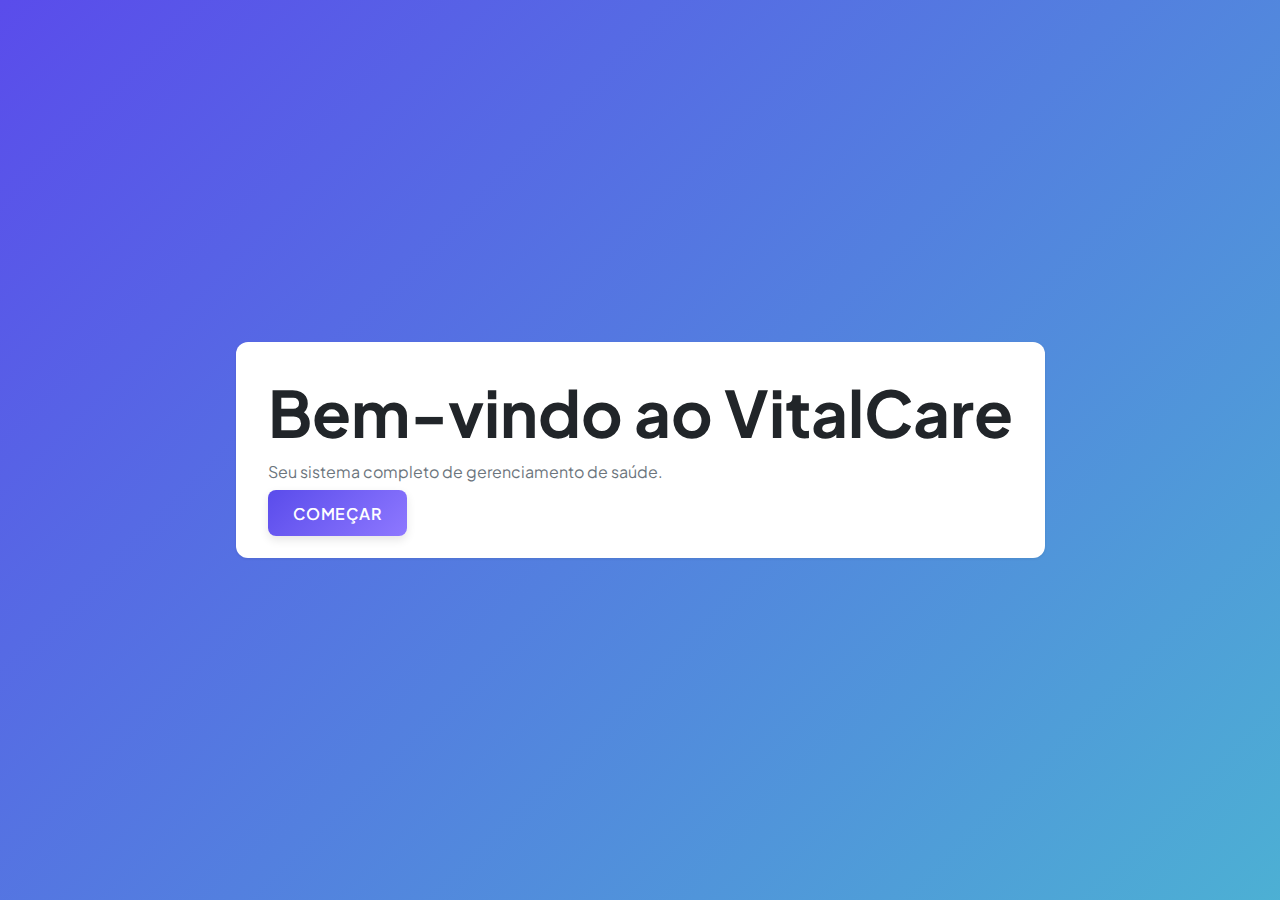
<file: index.html>
<!DOCTYPE html>
<html lang="pt-BR">
<head>
    <meta charset="UTF-8">
    <meta name="viewport" content="width=device-width, initial-scale=1.0">
    <title>VitalCare - Início</title>
    <link rel="stylesheet" href="style.css">
    <script src="scripts.js" defer></script>
    <link rel="stylesheet" href="https://cdnjs.cloudflare.com/ajax/libs/font-awesome/6.0.0-beta3/css/all.min.css">
</head>
<body class="hero-gradient-bg theme-selection">
    <div class="full-screen-center">
        <div class="card" style="padding: var(--space-xl);">
            <h1>Bem-vindo ao VitalCare</h1>
            <p>Seu sistema completo de gerenciamento de saúde.</p>
            <a href="selecao.html" class="btn btn-primary mt-lg">Começar</a>
        </div>
    </div>
</body>
</html>
</file>
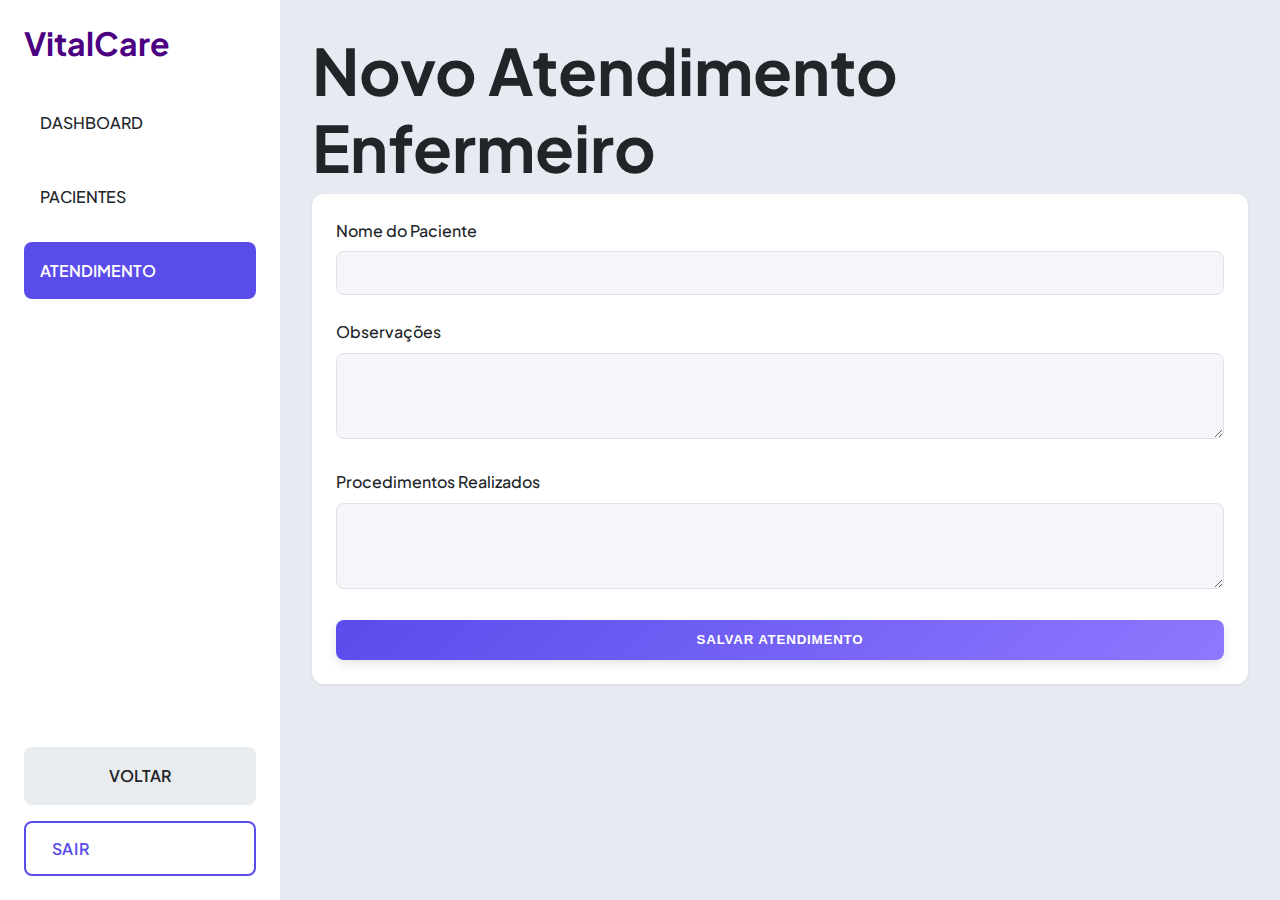
<file: atendimento-enfermeiro.html>
<!DOCTYPE html>
<html lang="pt-BR">
<head>
    <meta charset="UTF-8">
    <meta name="viewport" content="width=device-width, initial-scale=1.0">
    <title>VitalCare - Atendimento Enfermeiro</title>
    <link rel="stylesheet" href="style.css">
    <script src="scripts.js" defer></script>
    <link rel="stylesheet" href="https://cdnjs.cloudflare.com/ajax/libs/font-awesome/6.0.0-beta3/css/all.min.css">
</head>
<body data-page-id="atendimento-enfermeiro">
    <div class="dashboard-layout">
        <aside class="sidebar">
            <h3 style="color: var(--theme-text-primary);">VitalCare</h3>
            <nav class="nav-links">
                <a href="#" id="link-dashboard">DASHBOARD</a>
                <a href="#" id="link-pacientes">PACIENTES</a>
                <a href="#" id="link-atendimento" class="active">ATENDIMENTO</a>
            </nav>
            <div class="sidebar-actions">
                <a href="javascript:history.back()" class="btn-back">VOLTAR</a>
                <a href="index.html" class="btn btn-outline">SAIR</a>
            </div>
        </aside>
        <main class="main-content">
            <h1>Novo Atendimento Enfermeiro</h1>
            <div class="card mt-lg">
                <form id="atendimento-form">
                    <div class="form-group">
                        <label for="paciente" class="form-label">Nome do Paciente</label>
                        <input type="text" id="paciente" class="form-control" required>
                    </div>
                    <div class="form-group">
                        <label for="observacoes" class="form-label">Observações</label>
                        <textarea id="observacoes" class="form-control" rows="4" required></textarea>
                    </div>
                    <div class="form-group">
                        <label for="procedimentos" class="form-label">Procedimentos Realizados</label>
                        <textarea id="procedimentos" class="form-control" rows="4" required></textarea>
                    </div>
                    <button type="submit" class="btn btn-primary mt-lg" style="width: 100%;">SALVAR ATENDIMENTO</button>
                    <div id="submission-alert" class="alert hidden mt-md"></div>
                </form>
            </div>
        </main>
    </div>
</body>
</html>
</file>
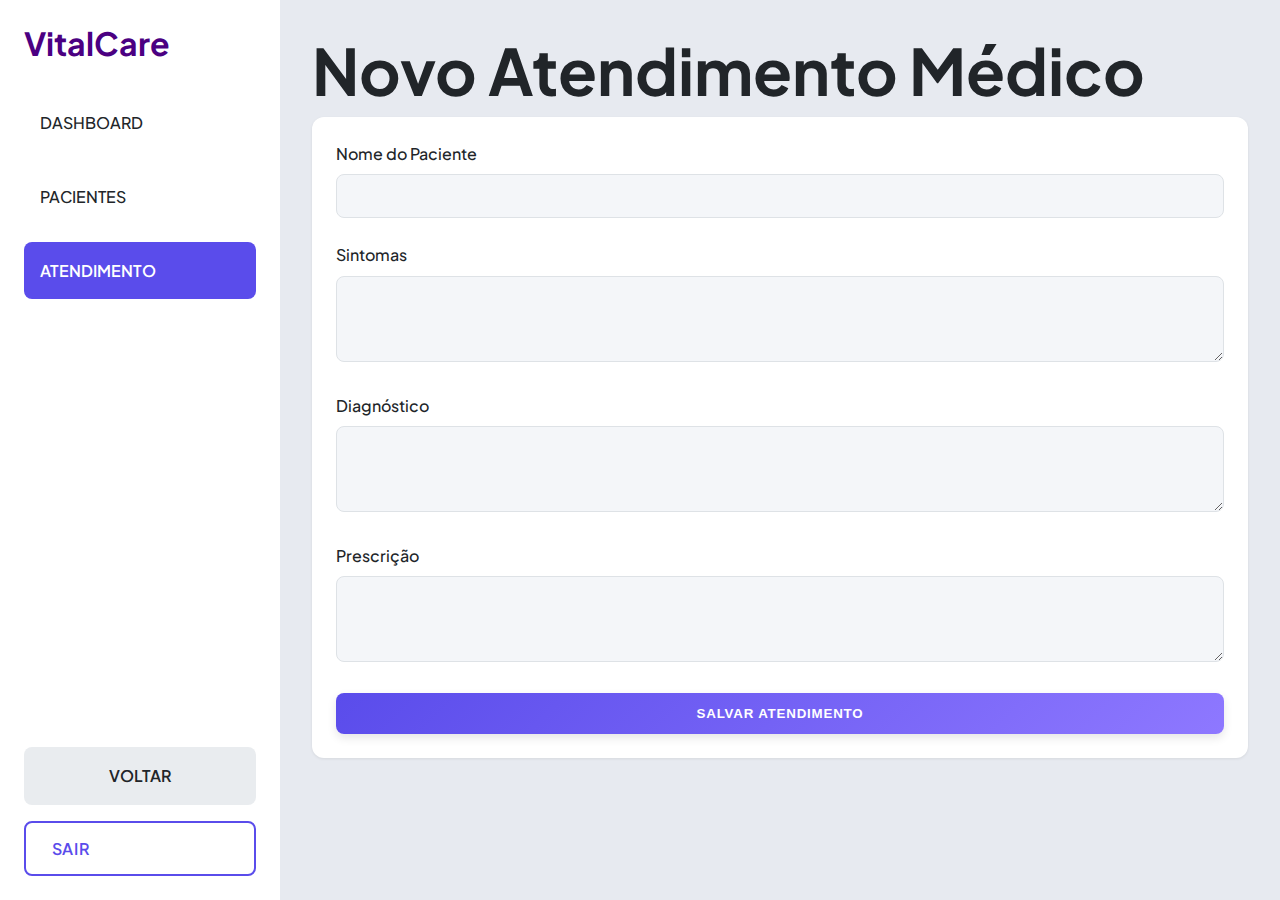
<file: atendimento-medico.html>
<!DOCTYPE html>
<html lang="pt-BR">
<head>
    <meta charset="UTF-8">
    <meta name="viewport" content="width=device-width, initial-scale=1.0">
    <title>VitalCare - Atendimento Médico</title>
    <link rel="stylesheet" href="style.css">
    <script src="scripts.js" defer></script>
    <link rel="stylesheet" href="https://cdnjs.cloudflare.com/ajax/libs/font-awesome/6.0.0-beta3/css/all.min.css">
</head>
<body data-page-id="atendimento-medico">
    <div class="dashboard-layout">
        <aside class="sidebar">
            <h3 style="color: var(--theme-text-primary);">VitalCare</h3>
            <nav class="nav-links">
                <a href="#" id="link-dashboard">DASHBOARD</a>
                <a href="#" id="link-pacientes">PACIENTES</a>
                <a href="#" id="link-atendimento" class="active">ATENDIMENTO</a>
            </nav>
            <div class="sidebar-actions">
                <a href="javascript:history.back()" class="btn-back">VOLTAR</a>
                <a href="index.html" class="btn btn-outline">SAIR</a>
            </div>
        </aside>
        <main class="main-content">
            <h1>Novo Atendimento Médico</h1>
            <div class="card mt-lg">
                <form id="atendimento-form">
                    <div class="form-group">
                        <label for="paciente" class="form-label">Nome do Paciente</label>
                        <input type="text" id="paciente" class="form-control" required>
                    </div>
                    <div class="form-group">
                        <label for="sintomas" class="form-label">Sintomas</label>
                        <textarea id="sintomas" class="form-control" rows="4" required></textarea>
                    </div>
                    <div class="form-group">
                        <label for="diagnostico" class="form-label">Diagnóstico</label>
                        <textarea id="diagnostico" class="form-control" rows="4" required></textarea>
                    </div>
                    <div class="form-group">
                        <label for="prescricao" class="form-label">Prescrição</label>
                        <textarea id="prescricao" class="form-control" rows="4" required></textarea>
                    </div>
                    <button type="submit" class="btn btn-primary mt-lg" style="width: 100%;">SALVAR ATENDIMENTO</button>
                    <div id="submission-alert" class="alert hidden mt-md"></div>
                </form>
            </div>
        </main>
    </div>
</body>
</html>
</file>
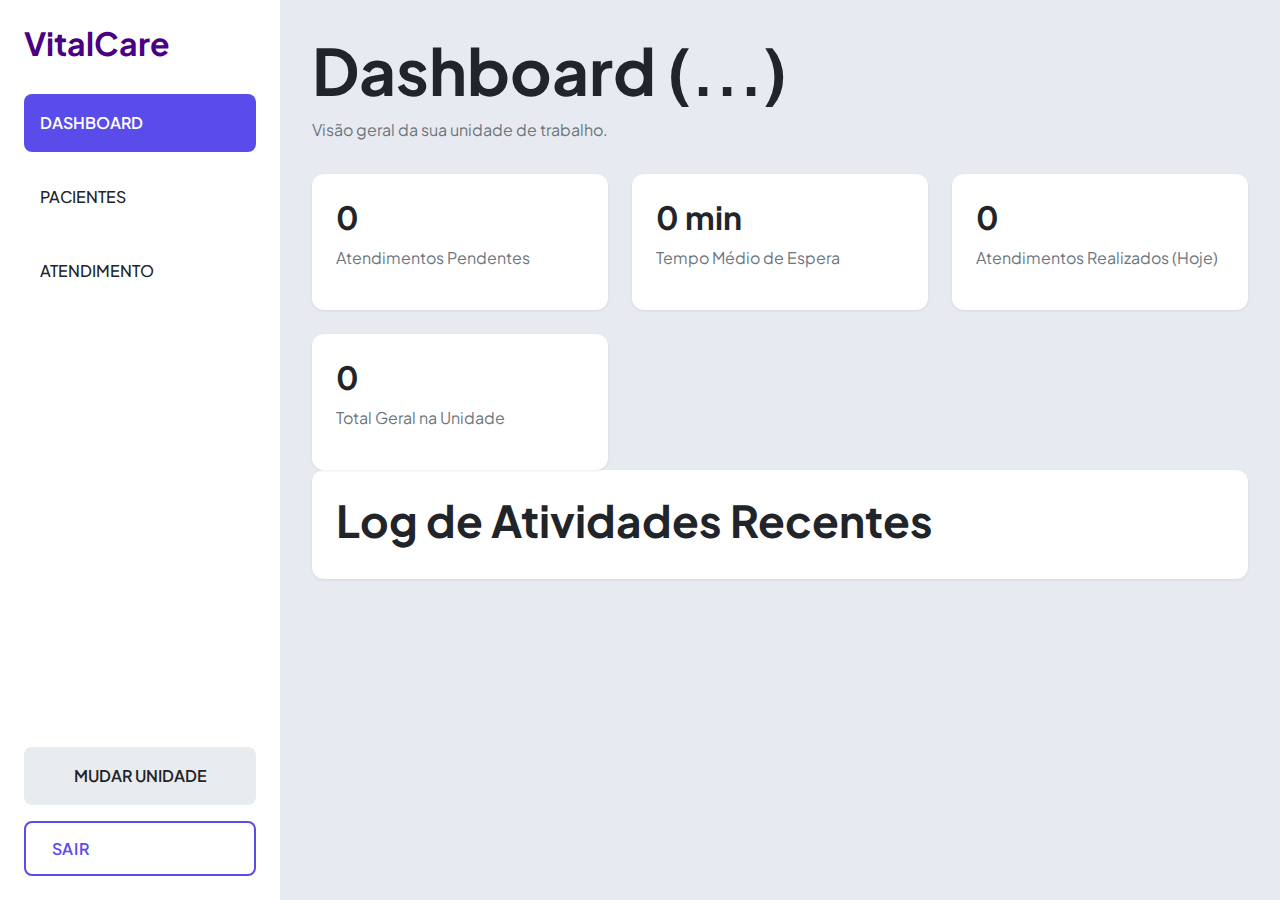
<file: dashboard-enfermeiro.html>
<!DOCTYPE html>
<html lang="pt-BR">
<head>
    <meta charset="UTF-8">
    <meta name="viewport" content="width=device-width, initial-scale=1.0">
    <title>VitalCare - Dashboard Enfermeiro</title>
    <link rel="stylesheet" href="style.css">
    <script src="scripts.js" defer></script>
    <link rel="stylesheet" href="https://cdnjs.cloudflare.com/ajax/libs/font-awesome/6.0.0-beta3/css/all.min.css">
</head>
<body data-page-id="dashboard-enfermeiro">
    <div class="dashboard-layout">
        <aside class="sidebar">
            <h3 style="color: var(--theme-text-primary);">VitalCare</h3>
            <nav class="nav-links">
                <a href="#" id="link-dashboard" class="active">DASHBOARD</a>
                <a href="#" id="link-pacientes">PACIENTES</a>
                <a href="#" id="link-atendimento">ATENDIMENTO</a>
            </nav>
            <div class="sidebar-actions">
                <a href="unidade-selecao.html" class="btn-back">MUDAR UNIDADE</a>
                <a href="index.html" class="btn btn-outline">SAIR</a>
            </div>
        </aside>
        <main class="main-content">
            <h1>Dashboard (<span id="unit-title">...</span>)</h1>
            <p>Visão geral da sua unidade de trabalho.</p>
            <div class="dashboard-content-grid">
                
                <div class="card text-center">
                    <h3 data-stat="pendentes" class="unit-stat">0</h3>
                    <p>Atendimentos Pendentes</p>
                </div>
                
                <div class="card text-center">
                    <h3 data-stat="tempo-espera" class="unit-stat">0 min</h3>
                    <p>Tempo Médio de Espera</p>
                </div>
                
                <div class="card text-center">
                    <h3 data-stat="realizados-dia" class="unit-stat">0</h3>
                    <p>Atendimentos Realizados (Hoje)</p>
                </div>
                
                <div class="card text-center">
                    <h3 data-stat="realizados-total" class="unit-stat">0</h3>
                    <p>Total Geral na Unidade</p>
                </div>
                
            </div>
            <div class="card mt-lg">
                <h2>Log de Atividades Recentes</h2>
                <ul id="log-atividades">
                    </ul>
            </div>
        </main>
    </div>
</body>
</html>
</file>
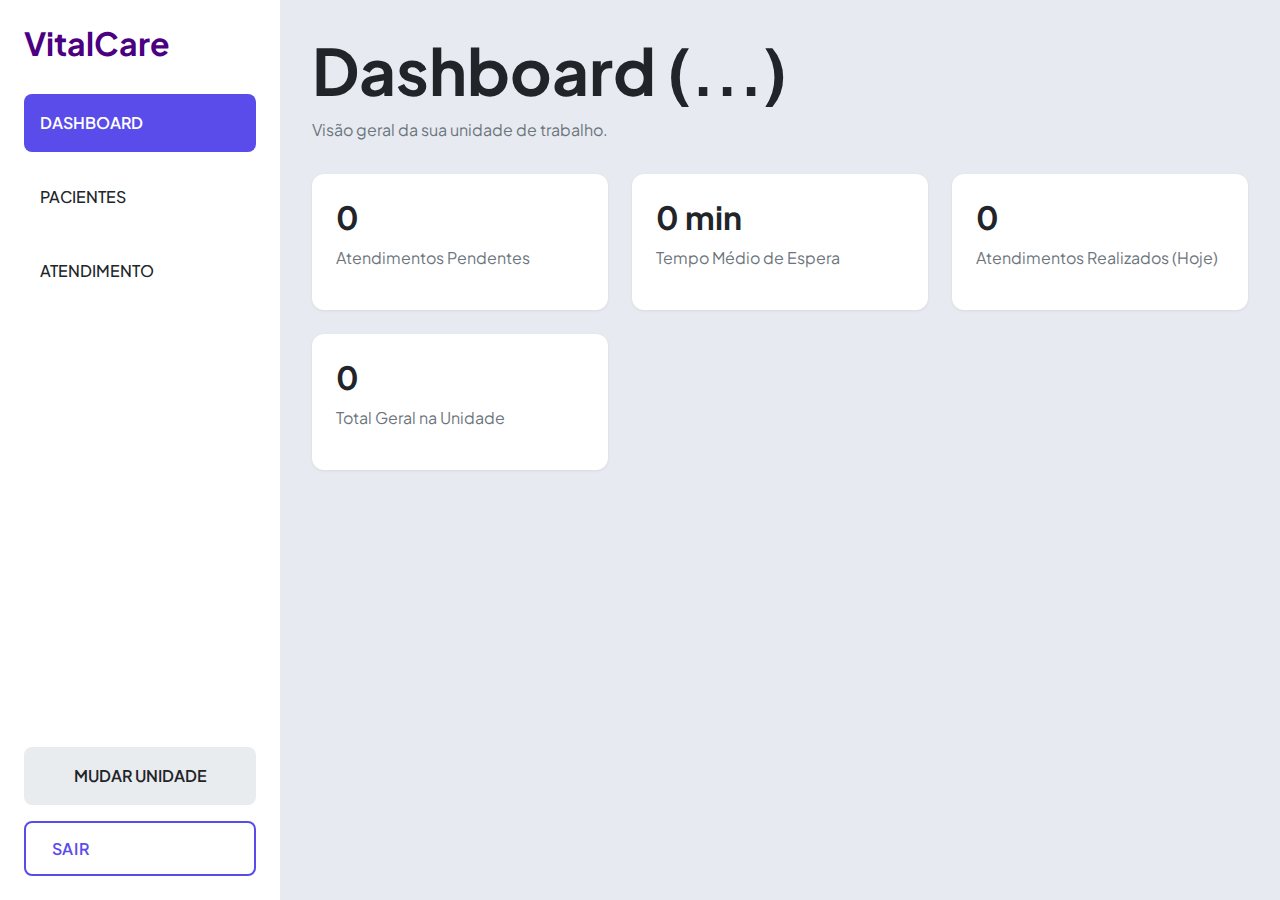
<file: dashboard-medico.html>
<!DOCTYPE html>
<html lang="pt-BR">
<head>
    <meta charset="UTF-8">
    <meta name="viewport" content="width=device-width, initial-scale=1.0">
    <title>VitalCare - Dashboard Médico</title>
    <link rel="stylesheet" href="style.css">
    <script src="scripts.js" defer></script>
    <link rel="stylesheet" href="https://cdnjs.cloudflare.com/ajax/libs/font-awesome/6.0.0-beta3/css/all.min.css">
</head>
<body data-page-id="dashboard-medico">
    <div class="dashboard-layout">
        <aside class="sidebar">
            <h3 style="color: var(--theme-text-primary);">VitalCare</h3>
            <nav class="nav-links">
                <a href="#" id="link-dashboard" class="active">DASHBOARD</a>
                <a href="#" id="link-pacientes">PACIENTES</a>
                <a href="#" id="link-atendimento">ATENDIMENTO</a>
            </nav>
            <div class="sidebar-actions">
                <a href="unidade-selecao.html" class="btn-back">MUDAR UNIDADE</a>
                <a href="index.html" class="btn btn-outline">SAIR</a>
            </div>
        </aside>
        <main class="main-content">
            <h1 class="h1-style">Dashboard (<span id="unit-title">...</span>)</h1>
            <p class="p-style">Visão geral da sua unidade de trabalho.</p>
            <div class="dashboard-content-grid">
                
                <div class="card text-center">
                    <h3 data-stat="pendentes" class="unit-stat">0</h3>
                    <p>Atendimentos Pendentes</p>
                </div>
                
                <div class="card text-center">
                    <h3 data-stat="tempo-espera" class="unit-stat">0 min</h3>
                    <p>Tempo Médio de Espera</p>
                </div>
                
                <div class="card text-center">
                    <h3 data-stat="realizados-dia" class="unit-stat">0</h3>
                    <p>Atendimentos Realizados (Hoje)</p>
                </div>
                
                <div class="card text-center">
                    <h3 data-stat="realizados-total" class="unit-stat">0</h3>
                    <p>Total Geral na Unidade</p>
                </div>
                
            </div>
        </main>
    </div>
</body>
</html>
</file>
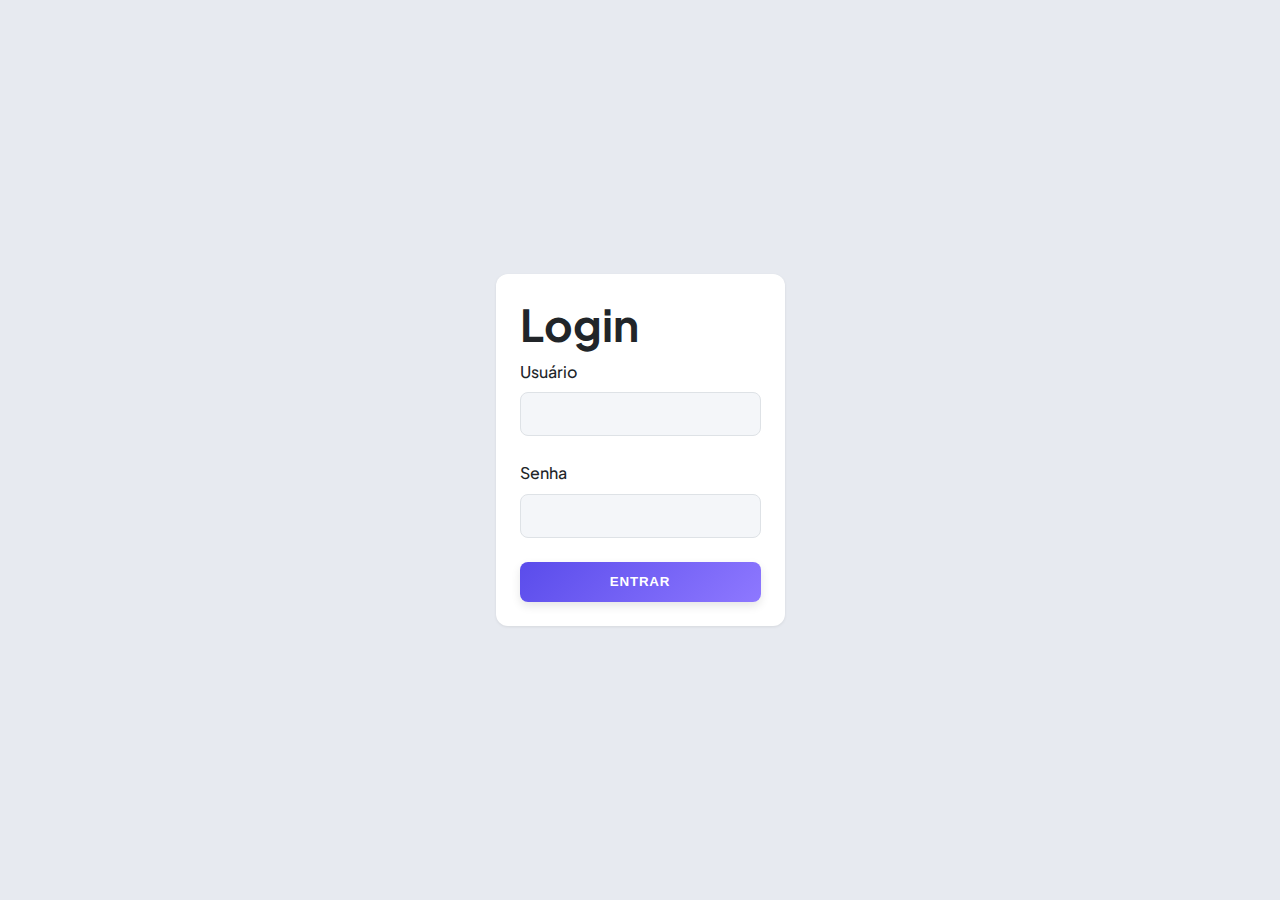
<file: login.html>
<!DOCTYPE html>
<html lang="pt-BR">
<head>
    <meta charset="UTF-8">
    <meta name="viewport" content="width=device-width, initial-scale=1.0">
    <title>VitalCare - Login</title>
    <link rel="stylesheet" href="style.css">
    <script src="scripts.js" defer></script>
</head>
<body data-page-id="login">
    <div class="full-screen-center">
        <div class="card login-card">
            <h2 class="text-center">Login</h2>
            <form id="loginForm" class="mt-lg">
                <div class="form-group">
                    <label for="username" class="form-label">Usuário</label>
                    <input type="text" id="username" class="form-control" required>
                </div>
                <div class="form-group">
                    <label for="password" class="form-label">Senha</label>
                    <input type="password" id="password" class="form-control" required>
                </div>
                <button type="submit" class="btn btn-primary mt-lg" style="width: 100%;">Entrar</button>
            </form>
        </div>
    </div>
    <script>
    </script>
</body>
</html>
</file>
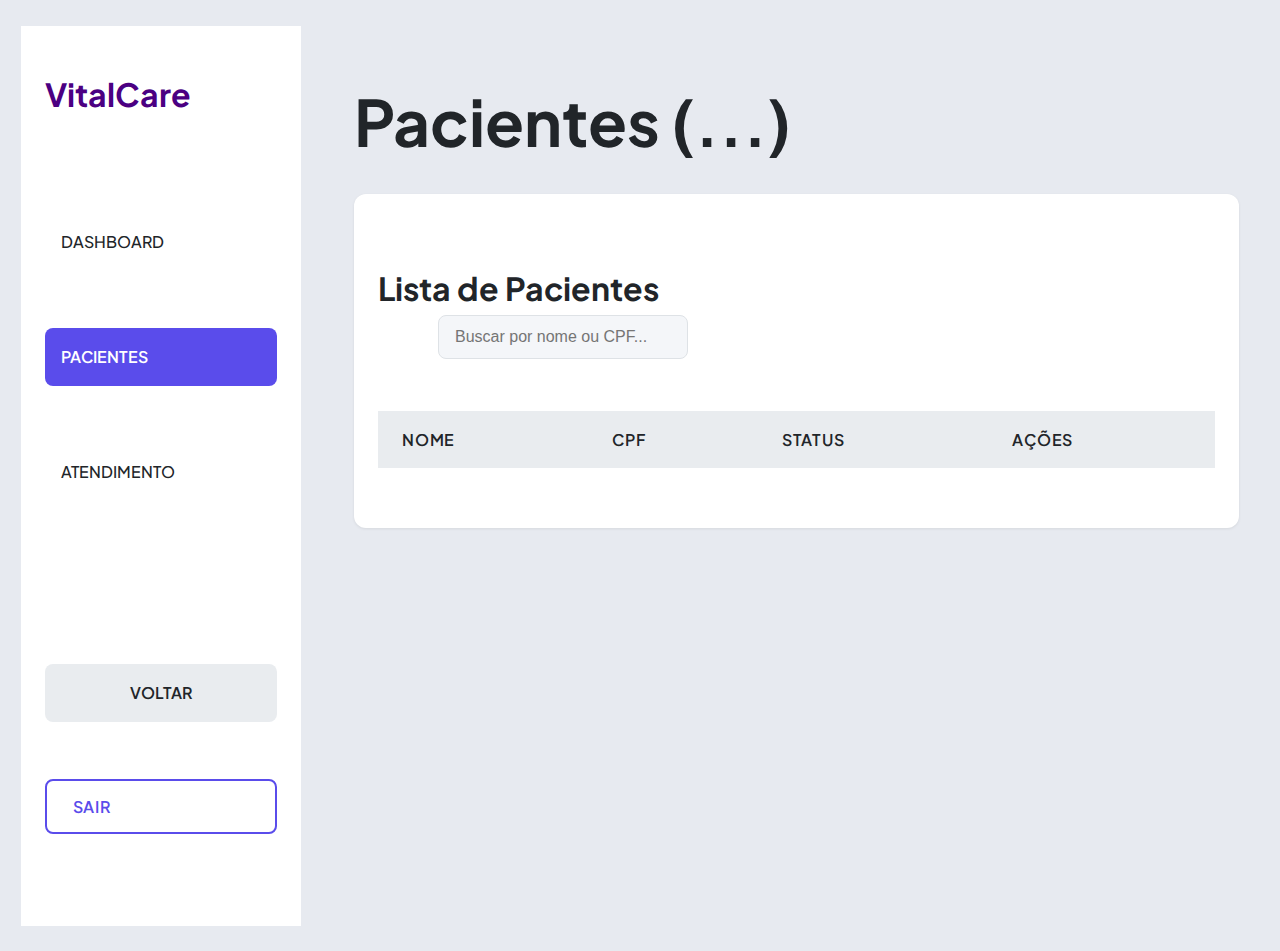
<file: pacientes-enfermeiro.html>
<!DOCTYPE html>
<html lang="pt-BR">
<head>
    <meta charset="UTF-8">
    <meta name="viewport" content="width=device-width, initial-scale=1.0">
    <title>VitalCare - Pacientes Enfermeiro</title>
    <link rel="stylesheet" href="style.css">
    <script src="scripts.js" defer></script>
    <link rel="stylesheet" href="https://cdnjs.cloudflare.com/ajax/libs/font-awesome/6.0.0-beta3/css/all.min.css">
</head>
<body data-page-id="pacientes-enfermeiro">
    <div class="dashboard-layout">
        <aside class="sidebar">
            <h3 style="color: var(--theme-text-primary);">VitalCare</h3>
            <nav class="nav-links">
                <a href="#" id="link-dashboard">DASHBOARD</a>
                <a href="#" id="link-pacientes" class="active">PACIENTES</a>
                <a href="#" id="link-atendimento">ATENDIMENTO</a>
            </nav>
            <div class="sidebar-actions">
                <a href="javascript:history.back()" class="btn-back">VOLTAR</a>
                <a href="index.html" class="btn btn-outline">SAIR</a>
            </div>
        </aside>
        <main class="main-content">
            <h1 class="h1-style">Pacientes (<span id="unit-title">...</span>)</h1>
            <div class="card mt-lg">
                <div class="d-flex justify-between items-center mb-lg">
                    <h3>Lista de Pacientes</h3>
                    <input type="text" id="search-input" class="form-control" placeholder="Buscar por nome ou CPF..." style="width: 250px;">
                </div>
                <table class="table">
                    <thead>
                        <tr>
                            <th>Nome</th>
                            <th>CPF</th>
                            <th>Status</th>
                            <th>Ações</th>
                        </tr>
                    </thead>
                    <tbody id="pacientes-table-body">
                        </tbody>
                </table>
            </div>
        </main>
    </div>
    <div id="paciente-modal" class="modal hidden">
        <div class="modal-content">
            <span class="modal-close" id="modal-close">&times;</span>
            <h3 id="modal-nome"></h3>
            <p><strong>CPF:</strong> <span id="modal-cpf"></span></p>
            <p><strong>Status:</strong> <span id="modal-status"></span></p>

            <!-- INSERÇÕES NECESSÁRIAS PARA O JS -->
            <!-- 1. Container para o Prontuário Detalhado (UPA/HOSPITAL) -->
            <div id="prontuario-content" class="prontuario-container">
                <!-- O prontuário detalhado será injetado aqui -->
            </div>
            <!-- 2. Container original usado na UBS para informações extras (Especialidade/Horário) -->
            <div id="modal-additional-info">
            </div>
            <!-- FIM DAS INSERÇÕES -->
            
            <h4>Histórico de Atendimento</h4>
            <ul id="modal-historico" class="d-flex flex-col gap-sm"></ul>
        </div>
    </div>
</body>
</html>
</file>
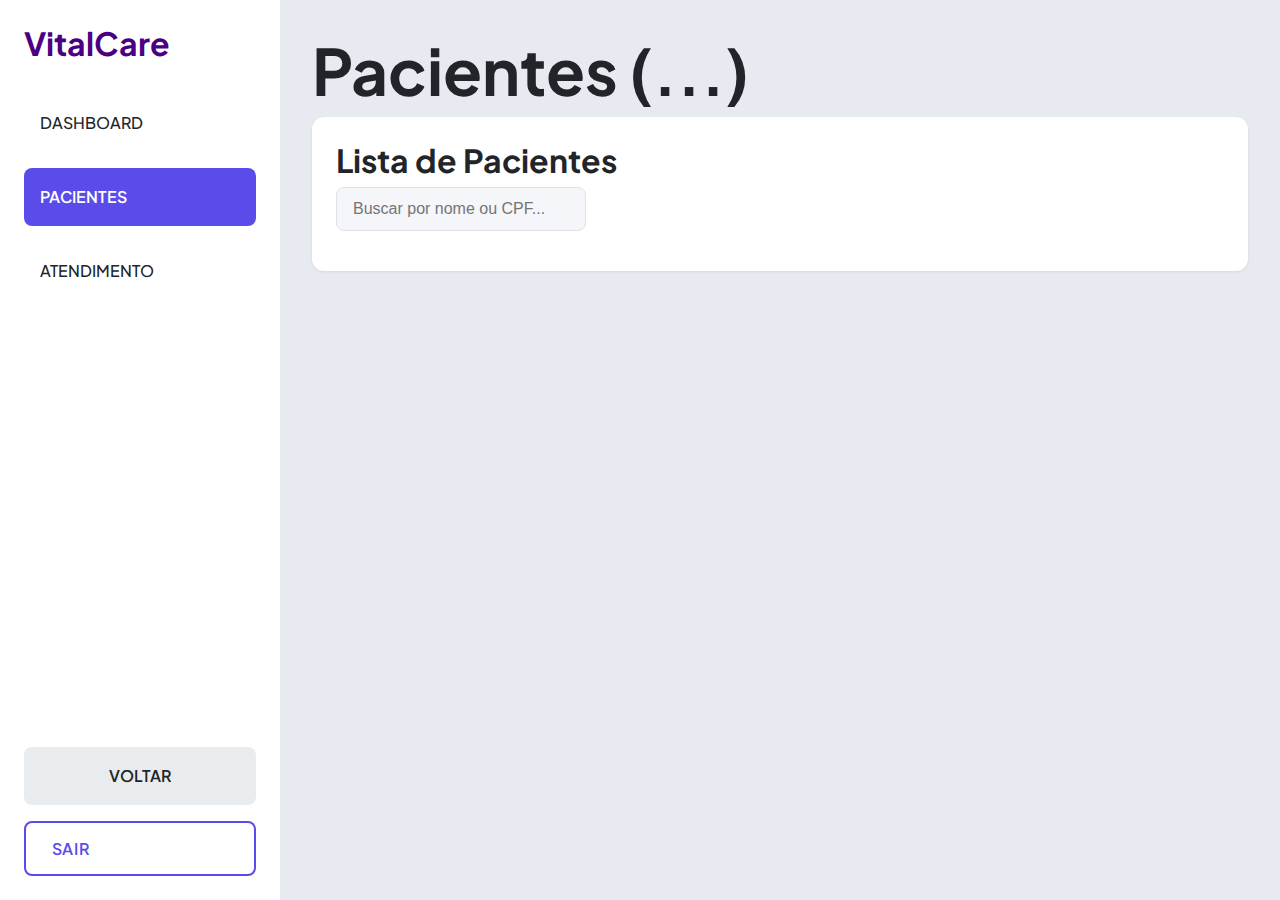
<file: pacientes-medico.html>
<!DOCTYPE html>
<html lang="pt-BR">
<head>
    <meta charset="UTF-8">
    <meta name="viewport" content="width=device-width, initial-scale=1.0">
    <title>VitalCare - Pacientes Médico</title>
    <link rel="stylesheet" href="style.css">
    <script src="scripts.js" defer></script>
    <link rel="stylesheet" href="https://cdnjs.cloudflare.com/ajax/libs/font-awesome/6.0.0-beta3/css/all.min.css">
</head>
<body data-page-id="pacientes-medico">
    <div class="dashboard-layout">
        <aside class="sidebar">
            <h3 style="color: var(--theme-text-primary);">VitalCare</h3>
            <nav class="nav-links">
                <a href="#" id="link-dashboard">DASHBOARD</a>
                <a href="#" id="link-pacientes" class="active">PACIENTES</a>
                <a href="#" id="link-atendimento">ATENDIMENTO</a>
            </nav>
            <div class="sidebar-actions">
                <a href="javascript:history.back()" class="btn-back">VOLTAR</a>
                <a href="index.html" class="btn btn-outline">SAIR</a>
            </div>
        </aside>
        <main class="main-content">
            <h1 class="h1-style">Pacientes (<span id="unit-title">...</span>)</h1>
            <div class="card mt-lg">
                <div class="d-flex justify-between items-center mb-lg">
                    <h3>Lista de Pacientes</h3>
                    <input type="text" id="search-input" class="form-control" placeholder="Buscar por nome ou CPF..." style="width: 250px;">
                </div>
                <table class="table">
                    <thead id="pacientes-table-head">
                        </thead>
                    <tbody id="pacientes-table-body">
                        </tbody>
                </table>
            </div>
        </main>
    </div>
    <div id="paciente-modal" class="modal hidden">
        <div class="modal-content">
            <span class="modal-close" id="modal-close">&times;</span>
            <h3 id="modal-nome"></h3>
            
            <p><strong>CPF:</strong> <span id="modal-cpf"></span></p>
            <p><strong>Status:</strong> <span id="modal-status"></span></p>

            <div id="modal-additional-info" class="mb-lg">
                </div>
            
            <h4>Histórico Médico</h4>
            <ul id="modal-historico" class="d-flex flex-col gap-sm"></ul>
        </div>
    </div>
</body>
</html>
</file>
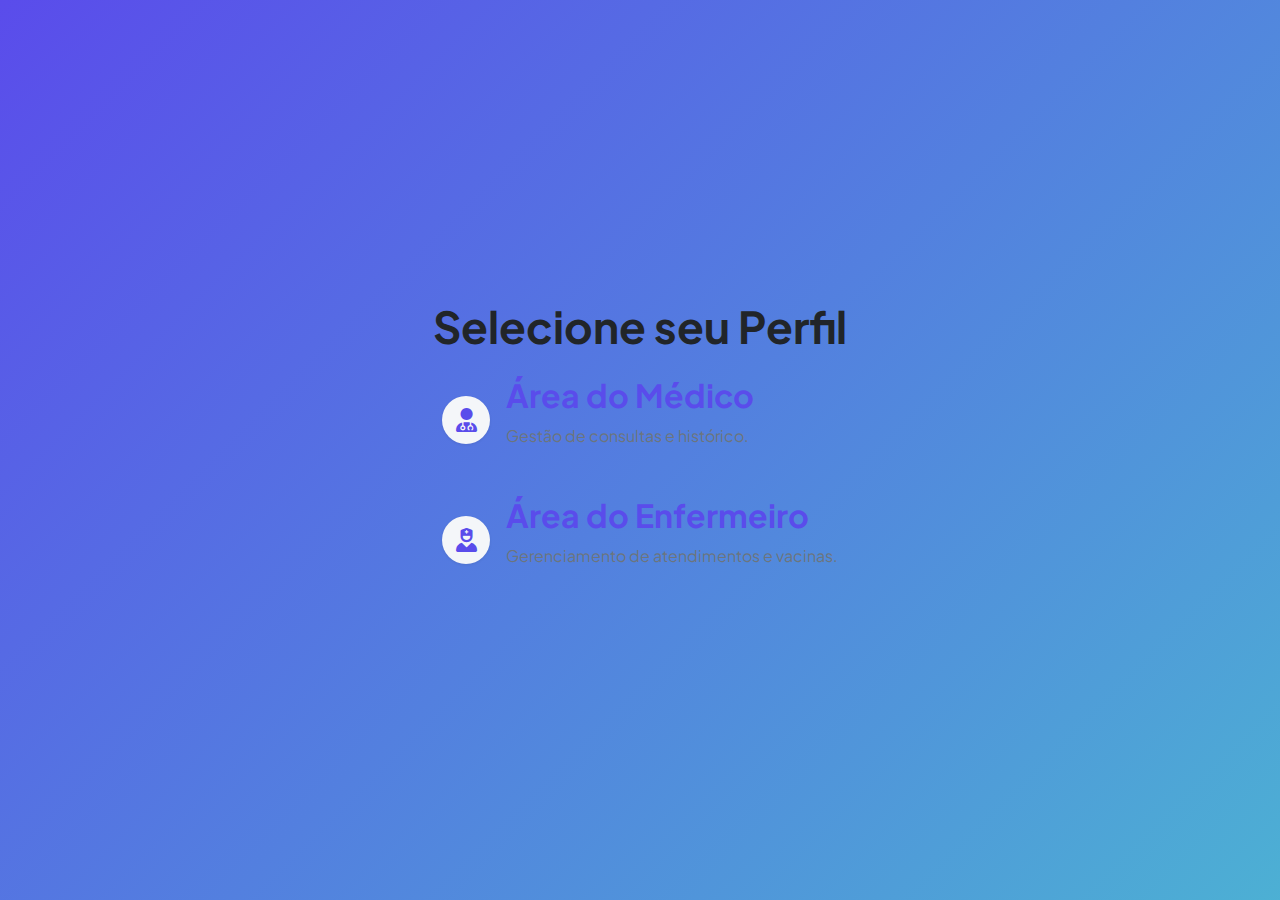
<file: selecao.html>
<!DOCTYPE html>
<html lang="pt-BR">
<head>
    <meta charset="UTF-8">
    <meta name="viewport" content="width=device-width, initial-scale=1.0">
    <title>VitalCare - Seleção de Perfil</title>
    <link rel="stylesheet" href="style.css">
    <script src="scripts.js" defer></script>
    <link rel="stylesheet" href="https://cdnjs.cloudflare.com/ajax/libs/font-awesome/6.0.0-beta3/css/all.min.css">
</head>
<body class="hero-gradient-bg theme-selection">
    <div class="full-screen-center">
        <h2>Selecione seu Perfil</h2>
        
        <div class="selection-area-container d-flex flex-col gap-lg">

            <a href="login.html?area=medico" class="user-selection-card">
                <div class="selection-card-content">
                    <div class="icon-circle"><i class="fas fa-user-md"></i></div>
                    <div>
                        <h3>Área do Médico</h3>
                        <p>Gestão de consultas e histórico.</p>
                    </div>
                </div>
            </a>
            
            <a href="login.html?area=enfermeiro" class="user-selection-card">
                <div class="selection-card-content">
                    <div class="icon-circle"><i class="fas fa-user-nurse"></i></div>
                    <div>
                        <h3>Área do Enfermeiro</h3>
                        <p>Gerenciamento de atendimentos e vacinas.</p>
                    </div>
                </div>
            </a>
        </div>
    </div>
</body>
</html>
</file>
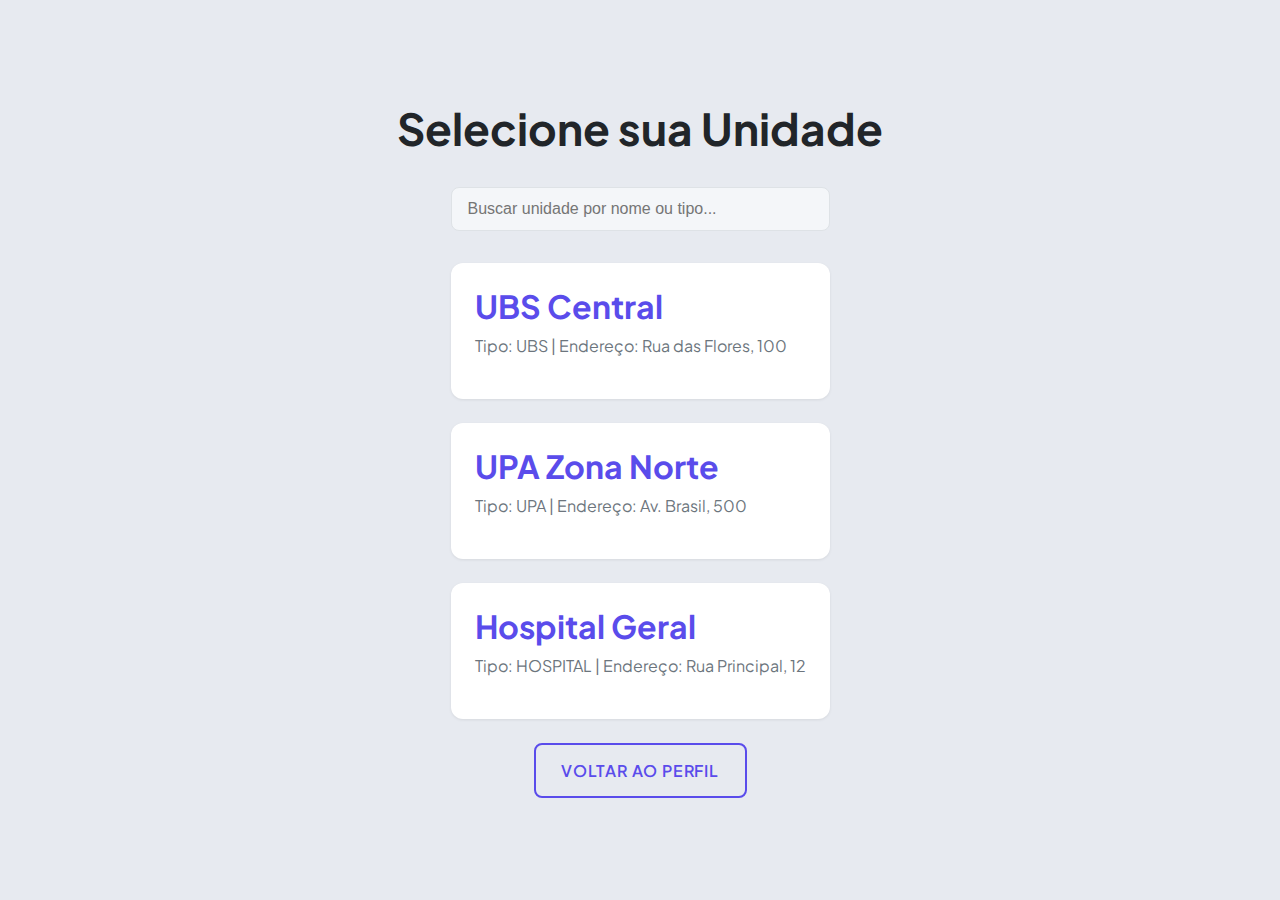
<file: unidade-selecao.html>
<!DOCTYPE html>
<html lang="pt-BR">
<head>
    <meta charset="UTF-8">
    <meta name="viewport" content="width=device-width, initial-scale=1.0">
    <title>VitalCare - Seleção de Unidade</title>
    <link rel="stylesheet" href="style.css">
    <script src="scripts.js" defer></script>
    <link rel="stylesheet" href="https://cdnjs.cloudflare.com/ajax/libs/font-awesome/6.0.0-beta3/css/all.min.css">
</head>
<body data-page-id="unidade-selecao">
    <div class="full-screen-center">
        <h2>Selecione sua Unidade</h2>
        <div class="selection-area-container" style="padding: 1.5rem 2.5rem; max-width: 800px;">
            <input type="text" id="unit-search" class="form-control mb-lg" placeholder="Buscar unidade por nome ou tipo...">

            <div id="unit-list-container" class="dashboard-content-grid">
                </div>
        </div>
        <a href="selecao.html" class="btn btn-outline mt-lg">VOLTAR AO PERFIL</a>
    </div>
</body>
</html>
</file>
<file: style.css>
/* ==========================================================================
   VitalCare - Design System e Estilos Globais
   - VERSÃO FINAL E COMPLETA (Design Aprimorado)
   - Contém todas as variáveis de tema, layouts e estilos de componente.
   ========================================================================== */
@import url('https://fonts.googleapis.com/css2?family=Plus+Jakarta+Sans:wght@400;500;600;700;800&display=swap');

:root {
    /* Tipografia e Escala de Fonte */
    --font-sans: 'Plus Jakarta Sans', system-ui, sans-serif;
    --font-size-base: 1rem;
    --h1-size: clamp(2.5rem, 6vw, 4rem);
    --h2-size: clamp(1.75rem, 4vw, 2.75rem);
    --h3-size: clamp(1.5rem, 3.5vw, 2rem);
    --h4-size: clamp(1.25rem, 2.5vw, 1.6rem);

    /* Cores Neutras */
    --color-bg-light: #F4F6F9;
    --color-bg-dark: #E9ECEF;
    --color-bg-surface: #FFFFFF;
    --color-text-primary: #212529;
    --color-text-secondary: #6C757D;
    --color-white: #FFFFFF;
    --color-black: #000000;
    --color-divider: #DEE2E6;

    /* Sombras (inspiradas em Material Design) */
    --shadow-1: 0 1px 3px rgba(0, 0, 0, 0.08);
    --shadow-2: 0 4px 10px rgba(0, 0, 0, 0.1);
    --shadow-3: 0 8px 24px rgba(0, 0, 0, 0.15);
    --shadow-inset: inset 0 2px 4px rgba(0, 0, 0, 0.06);

    /* Raio das Bordas */
    --radius-sm: 8px;
    --radius-md: 12px;
    --radius-lg: 20px;
    --radius-pill: 999px;

    /* Espaçamento (escala modular) */
    --space-xs: 0.25rem;
    --space-sm: 0.5rem;
    --space-md: 1rem;
    --space-lg: 1.5rem;
    --space-xl: 2rem;
    --space-xxl: 3rem;
    --space-xxxl: 5rem;

    /* Transições e Animações */
    --transition-speed: 0.35s;
    --ease-out-cubic: cubic-bezier(0.25, 0.46, 0.45, 0.94);

    /* Variáveis de Tema Globais */
    --color-primary: #5A4CEB; /* Padrão: Roxo */
    --color-secondary: #8E78FF;
    --color-gradient: linear-gradient(135deg, var(--color-primary), var(--color-secondary));
    --color-bg-page: #e7eaf0; /* Fundo padrão não branco */
}

body.theme-selection {
    --color-primary: #5A4CEB;
    --color-secondary: #8E78FF;
    --color-bg-page: #e7eaf0;
    --theme-text-primary: #4B0082;
}

body.theme-nurse {
    --color-primary: #008080;
    --color-secondary: #48D1CC;
    --color-bg-page: #e0fff9; /* Fundo Turquesa Claro */
    --theme-text-primary: #004D40;
}

body.theme-doctor {
    --color-primary: #00008B;
    --color-secondary: #1E90FF;
    --color-bg-page: #e6f0ff; /* Fundo Azul Claro */
    --theme-text-primary: #001F3F;
}

/* --------------------------------------------------------------------------
   Estilos Base e Resets
   -------------------------------------------------------------------------- */
*, *::before, *::after { box-sizing: border-box; margin: 0; padding: 0; }
html, body {
    height: 100%;
    font-family: var(--font-sans);
    background-color: var(--color-bg-page);
    color: var(--color-text-primary);
    line-height: 1.6;
    -webkit-font-smoothing: antialiased;
    -moz-osx-font-smoothing: grayscale;
}
h1, h2, h3, h4, h5, h6 {
    font-weight: 700;
    line-height: 1.2;
    margin-bottom: var(--space-sm);
}
h1 { font-size: var(--h1-size); }
h2 { font-size: var(--h2-size); }
h3 { font-size: var(--h3-size); }
h4 { font-size: var(--h4-size); }
p {
    color: var(--color-text-secondary);
    margin-bottom: var(--space-md);
}
a {
    text-decoration: none;
    color: var(--color-primary);
    transition: color var(--transition-speed) var(--ease-out-cubic);
}
a:hover {
    color: var(--color-secondary);
}

/* --------------------------------------------------------------------------
   Layouts e Utilitários
   -------------------------------------------------------------------------- */

/* Fundo Gradiente Animado para Telas Iniciais */
.hero-gradient-bg {
    background: linear-gradient(135deg, var(--color-primary), #48D1CC, #1E90FF, var(--color-secondary));
    background-size: 400% 400%;
    animation: gradientShift 20s ease infinite;
}
@keyframes gradientShift {
    0% { background-position: 0% 50%; }
    50% { background-position: 100% 50%; }
    100% { background-position: 0% 50%; }
}

.full-screen-center {
    min-height: 100vh;
    display: flex;
    flex-direction: column;
    justify-content: center;
    align-items: center;
    padding: var(--space-md);
}

/* Layout Dashboard */
.dashboard-layout { display: flex; min-height: 100vh; }
.main-content {
    flex-grow: 1;
    padding: var(--space-xl);
    background-color: var(--color-bg-page);
}
.hidden { display: none !important; }

/* --------------------------------------------------------------------------
   Sidebar e Navegação (Ajustado para Links e Botões Voltar/Sair)
   -------------------------------------------------------------------------- */
.sidebar {
    width: 280px;
    background-color: var(--color-bg-surface);
    box-shadow: var(--shadow-md);
    padding: var(--space-lg);
    flex-shrink: 0;
    position: sticky;
    top: 0;
    height: 100vh;
    display: flex;
    flex-direction: column;
}
.sidebar h3 { margin-bottom: var(--space-xl); }
.sidebar .nav-links {
    display: flex;
    flex-direction: column;
    gap: var(--space-md);
    margin-bottom: auto;
}
.sidebar .nav-links a {
    display: block;
    padding: var(--space-md);
    font-weight: 500;
    border-radius: var(--radius-sm);
    color: var(--color-text-primary);
    transition: background-color 0.2s;
    text-transform: uppercase;
}
.sidebar .nav-links a.active {
    background-color: var(--color-primary);
    color: var(--color-white);
    font-weight: 600;
    box-shadow: var(--shadow-sm);
}
.sidebar .nav-links a:hover {
    background-color: var(--color-bg-dark);
}

/* Ações Inferiores (Voltar e Sair) */
.sidebar-actions {
    display: flex;
    flex-direction: column;
    gap: var(--space-md);
    margin-top: var(--space-xl);
}
.sidebar-actions .btn-back {
    display: block;
    padding: var(--space-md);
    font-weight: 600;
    color: var(--color-text-primary);
    background-color: var(--color-bg-dark);
    border-radius: var(--radius-sm);
    text-align: center;
    text-transform: uppercase;
    transition: background-color 0.2s;
}
.sidebar-actions .btn-back:hover {
    background-color: var(--color-divider);
}

/* --------------------------------------------------------------------------
   Componentes
   -------------------------------------------------------------------------- */

/* Card (Design Básico) */
.card {
    background-color: var(--color-bg-surface);
    border-radius: var(--radius-md);
    box-shadow: var(--shadow-1);
    padding: var(--space-lg);
    transition: transform var(--transition-speed) var(--ease-out-cubic), box-shadow var(--transition-speed) var(--ease-out-cubic);
}
.card:hover {
    transform: translateY(-5px);
    box-shadow: var(--shadow-2);
}

/* Botões */
.btn {
    padding: 0.8rem 1.6rem;
    border-radius: var(--radius-sm);
    font-weight: 600;
    cursor: pointer;
    border: none;
    transition: all var(--transition-speed) var(--ease-out-cubic);
    text-transform: uppercase;
    letter-spacing: 0.05rem;
}
.btn-primary {
    background: var(--color-gradient);
    color: var(--color-white);
    box-shadow: var(--shadow-2);
}
.btn-primary:hover {
    transform: translateY(-2px);
    filter: brightness(1.1);
}
.btn-outline {
    background-color: transparent;
    border: 2px solid var(--color-primary);
    color: var(--color-primary);
}
.btn-outline:hover {
    background-color: var(--color-primary);
    color: var(--color-white);
}

/* Formulários */
.form-group {
    margin-bottom: var(--space-lg);
}
.form-label {
    display: block;
    font-weight: 500;
    margin-bottom: var(--space-sm);
    color: var(--color-text-primary);
}
.form-control {
    width: 100%;
    padding: 0.75rem 1rem;
    border: 1px solid var(--color-divider);
    border-radius: var(--radius-sm);
    background-color: var(--color-bg-light);
    font-size: var(--text-md);
    transition: border-color var(--transition-speed);
}
.form-control:focus {
    outline: none;
    border-color: var(--color-primary);
    box-shadow: 0 0 0 3px rgba(var(--color-primary), 0.1);
}

/* Ícones de Perfil e Nome */
.icon-circle {
    display: flex;
    align-items: center;
    justify-content: center;
    height: 48px;
    width: 48px;
    border-radius: 50%;
    background-color: var(--color-bg-light);
    color: var(--color-primary);
    font-size: 24px;
    box-shadow: var(--shadow-1);
}
.selection-card-content {
    display: flex;
    align-items: center;
    gap: var(--space-md);
    text-align: left;
    padding: var(--space-md);
}
.patient-name-container {
    display: flex;
    align-items: center;
    gap: var(--space-sm);
    font-weight: 600;
    color: var(--color-text-primary);
}
.patient-name-container i {
    font-size: 16px;
    color: var(--color-secondary);
}

/* Layouts de Tabela e Grid */
.dashboard-content-grid {
    display: grid;
    grid-template-columns: repeat(auto-fit, minmax(280px, 1fr));
    gap: var(--space-lg);
    margin-top: var(--space-xl);
}
.table {
    width: 100%;
    border-collapse: separate;
    border-spacing: 0 10px;
    margin-top: var(--space-md);
}
.table thead th {
    background-color: var(--color-bg-dark);
    text-align: left;
    font-weight: 600;
    color: var(--color-text-primary);
    padding: var(--space-md) var(--space-lg);
    text-transform: uppercase;
    font-size: var(--text-sm);
    letter-spacing: 0.05rem;
}
.table tbody tr {
    background-color: var(--color-bg-surface);
    border-radius: var(--radius-md);
    transition: all var(--transition-speed);
}
.table tbody td {
    padding: var(--space-md) var(--space-lg);
    border-bottom: 1px solid var(--color-divider);
}
.table tbody tr:hover {
    box-shadow: var(--shadow-sm);
    transform: translateY(-2px);
}

/* Alertas, Modais e Badges */
.alert {
    padding: var(--space-md);
    border-radius: var(--radius-sm);
    font-size: var(--text-sm);
    text-align: center;
    border: 1px solid transparent;
}
.alert-danger { background-color: #FEE2E2; color: #991B1B; border-color: #FCA5A5; }
.alert-success { background-color: #D1FAE5; color: #065F46; border-color: #A7F3D0; }
.badge-info { background-color: #DBEAFE; color: #1E40AF; }
.badge-success { background-color: #D1FAE5; color: #065F46; }

/* Modal */
.modal {
    position: fixed;
    top: 0;
    left: 0;
    width: 100%;
    height: 100%;
    background-color: rgba(0, 0, 0, 0.6);
    display: flex;
    justify-content: center;
    align-items: center;
    z-index: 1000;
}
.modal-content {
    background-color: var(--color-bg-surface);
    padding: var(--space-lg) var(--space-xl);
    border-radius: var(--radius-md);
    max-width: 600px;
    width: 90%;
    box-shadow: var(--shadow-lg);
    position: relative;
    transform: scale(0.95);
    transition: transform var(--transition-speed) var(--ease-out-cubic);
}
.modal-close {
    position: absolute;
    top: var(--space-lg);
    right: var(--space-lg);
    font-size: 2rem;
    cursor: pointer;
    color: var(--color-text-secondary);
    transition: color var(--transition-speed);
}
.modal-close:hover {
    color: var(--color-text-primary);
}

/* AÇÃO FINAL QUE GARANTE O FECHAMENTO - Deve ser a última regra de ocultamento */
.hidden {
    display: none !important;
}
</file>
